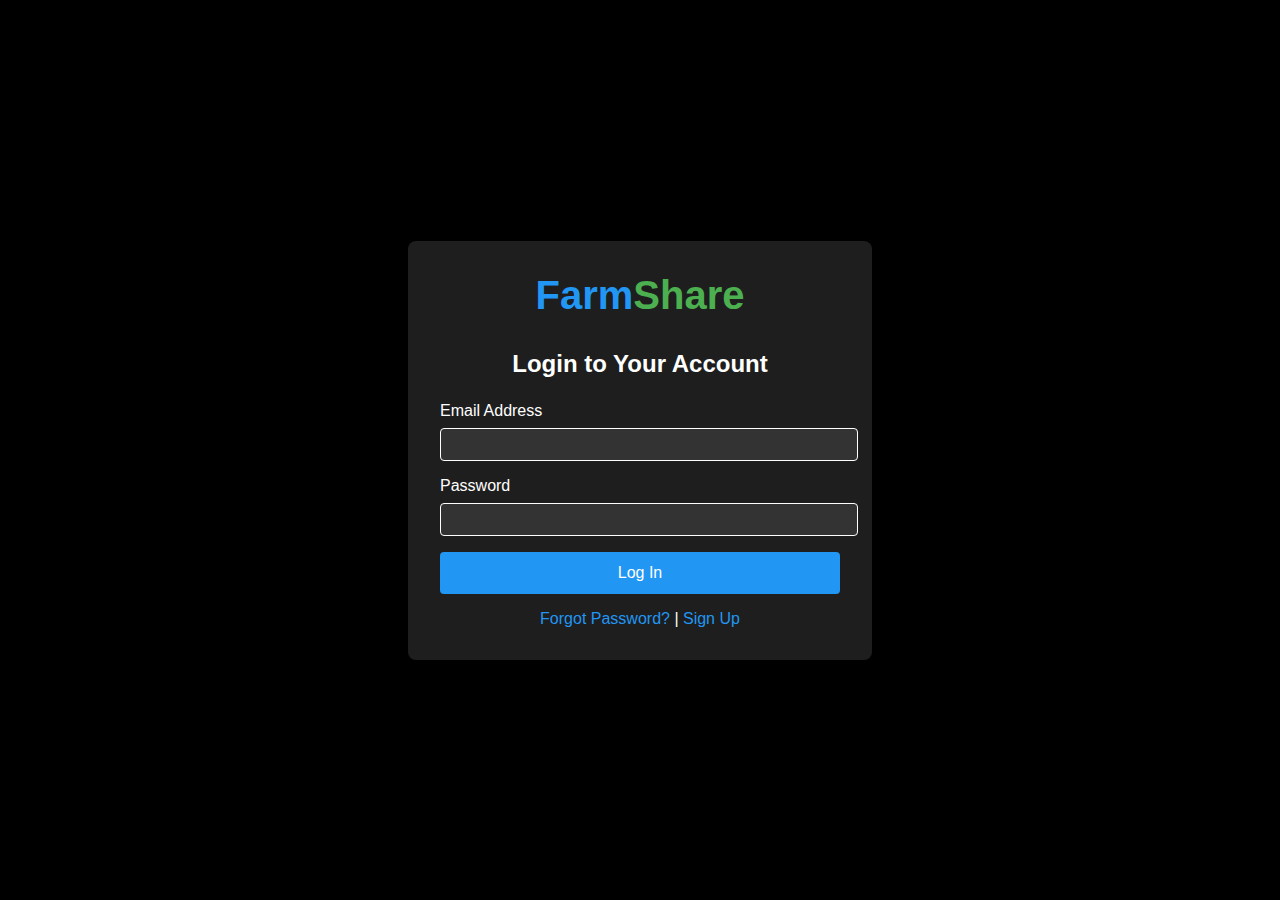
<file: templates/login.html>
<!DOCTYPE html>
<html lang="en">
<head>
    <meta charset="UTF-8">
    <meta name="viewport" content="width=device-width, initial-scale=1.0">
    <title>FarmShare: Login</title>
    <style>
        body {
            font-family: Arial, sans-serif;
            background-color: #000000;
            color: #ffffff;
            margin: 0;
            padding: 0;
            display: flex;
            justify-content: center;
            align-items: center;
            height: 100vh;
        }

        .container {
            background-color: #1E1E1E;
            padding: 2rem;
            border-radius: 8px;
            box-shadow: 0 4px 6px rgba(0, 0, 0, 0.1);
            width: 100%;
            max-width: 400px;
        }

        .logo {
            text-align: center;
            margin-bottom: 2rem;
        }

        .logo h1 {
            color: #2196F3;
            font-size: 2.5rem;
            margin: 0;
        }

        .logo span {
            color: #4CAF50;
        }

        h2 {
            text-align: center;
            margin-bottom: 1.5rem;
        }

        .form-group {
            margin-bottom: 1rem;
        }

        .form-group label {
            display: block;
            margin-bottom: 0.5rem;
        }

        .form-group input {
            width: 100%;
            padding: 0.5rem;
            border: 1px solid #ffffff;
            border-radius: 4px;
            background-color: #333333;
            color: #ffffff;
        }

        .form-group button {
            width: 100%;
            padding: 0.75rem;
            background-color: #2196F3;
            color: white;
            border: none;
            border-radius: 4px;
            cursor: pointer;
            font-size: 1rem;
        }

        .form-group button:hover {
            background-color: #1E88E5;
        }

        .links {
            text-align: center;
            margin-top: 1rem;
        }

        .links a {
            color: #2196F3;
            text-decoration: none;
        }

        .links a:hover {
            text-decoration: underline;
        }
    </style>
</head>
<body>
    <div class="container">
        <div class="logo">
            <h1>Farm<span>Share</span></h1>
        </div>
        <h2>Login to Your Account</h2>
        <form action="/login" method="POST">
            <div class="form-group">
                <label for="email">Email Address</label>
                <input type="email" id="email" name="email" required>
            </div>
            <div class="form-group">
                <label for="password">Password</label>
                <input type="password" id="password" name="password" required>
            </div>
            <div class="form-group">
                <button type="submit">Log In</button>
            </div>
        </form>
        <div class="links">
            <a href="/forgot-password">Forgot Password?</a> | <a href="/signup">Sign Up</a>
        </div>
    </div>
</body>
</html>
</file>
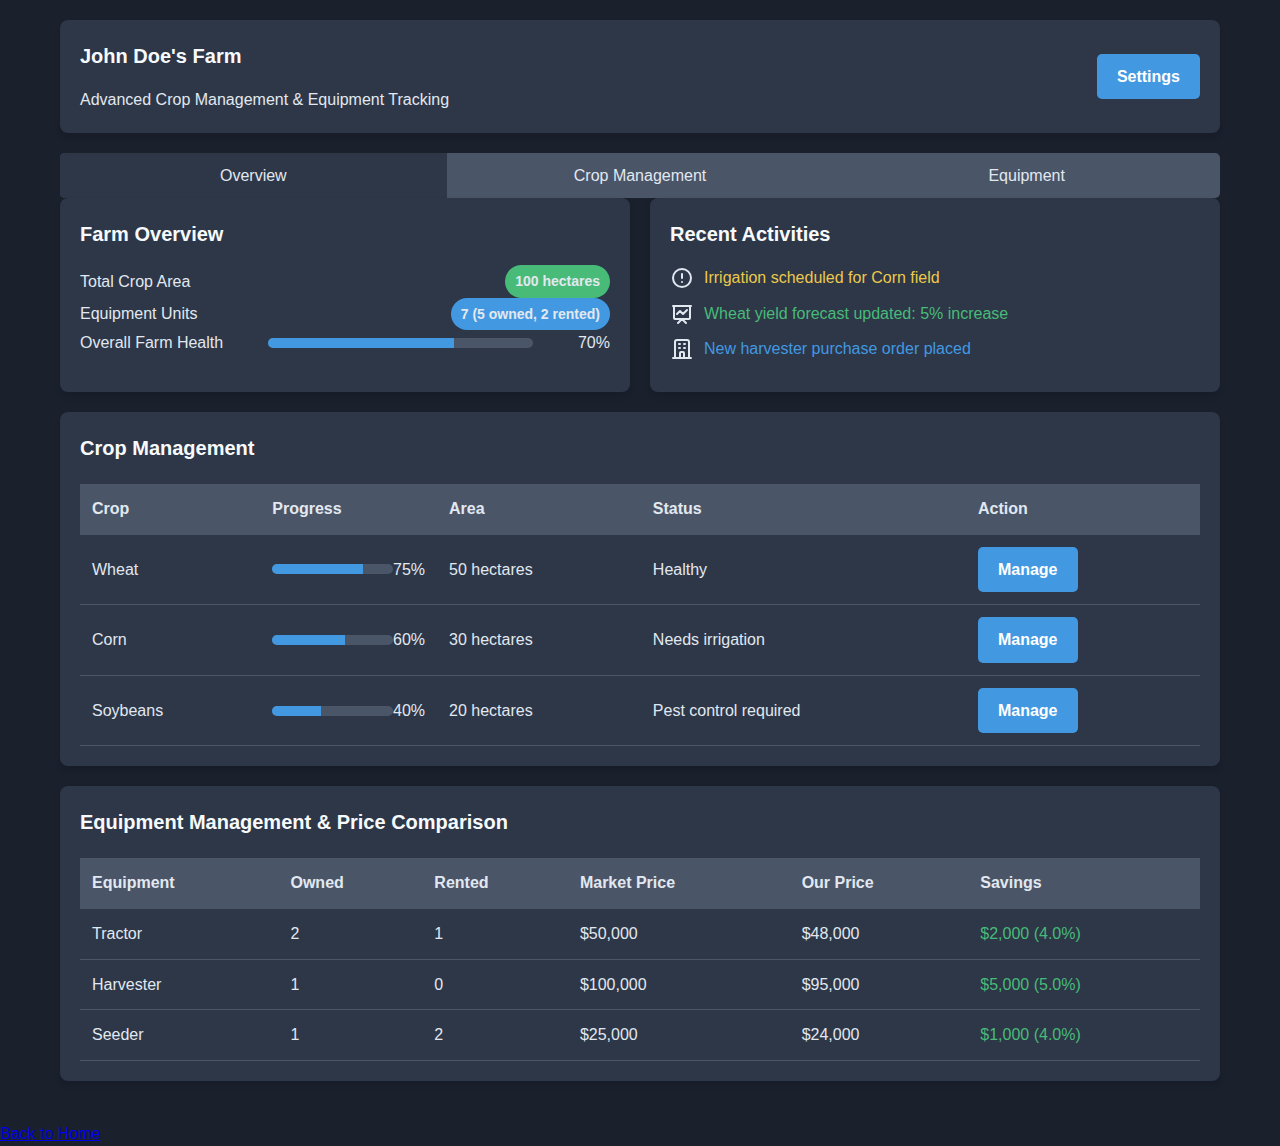
<file: templates/profile.html>
<!DOCTYPE html>
<html lang="en">
<head>
    <meta charset="UTF-8">
    <meta name="viewport" content="width=device-width, initial-scale=1.0">
    <title>Farm Dashboard</title>
    <style>
        /* Reset and base styles */
        * {
            margin: 0;
            padding: 0;
            box-sizing: border-box;
        }
        body {
            font-family: Arial, sans-serif;
            background-color: #1a202c;
            color: #e2e8f0;
            line-height: 1.6;
        }
        .container {
            max-width: 1200px;
            margin: 0 auto;
            padding: 20px;
        }
        .card {
            background-color: #2d3748;
            border-radius: 8px;
            padding: 20px;
            margin-bottom: 20px;
            box-shadow: 0 4px 6px rgba(0, 0, 0, 0.1);
        }
        .card-title {
            font-size: 1.25rem;
            font-weight: bold;
            margin-bottom: 15px;
            color: #f7fafc;
        }
        .grid {
            display: grid;
            grid-template-columns: 1fr;
            gap: 20px;
        }
        @media (min-width: 768px) {
            .grid {
                grid-template-columns: 1fr 1fr;
            }
        }
        .flex {
            display: flex;
            justify-content: space-between;
            align-items: center;
        }
        .badge {
            padding: 5px 10px;
            border-radius: 9999px;
            font-size: 0.875rem;
            font-weight: bold;
        }
        .badge-green { background-color: #48bb78; }
        .badge-blue { background-color: #4299e1; }
        .button {
            display: inline-block;
            padding: 10px 20px;
            background-color: #4299e1;
            color: white;
            text-decoration: none;
            border-radius: 5px;
            font-weight: bold;
            transition: background-color 0.3s;
        }
        .button:hover {
            background-color: #3182ce;
        }
        .progress-bar {
            width: 100%;
            background-color: #4a5568;
            border-radius: 9999px;
            overflow: hidden;
        }
        .progress {
            height: 10px;
            background-color: #4299e1;
        }
        .activity-item {
            display: flex;
            align-items: center;
            margin-bottom: 10px;
        }
        .activity-icon {
            width: 24px;
            height: 24px;
            margin-right: 10px;
        }
        .tabs {
            display: flex;
            background-color: #4a5568;
            border-radius: 5px;
            overflow: hidden;
        }
        .tab {
            flex: 1;
            padding: 10px;
            text-align: center;
            cursor: pointer;
            transition: background-color 0.3s;
        }
        .tab:hover, .tab.active {
            background-color: #2d3748;
        }
        table {
            width: 100%;
            border-collapse: collapse;
            margin-top: 20px;
        }
        th, td {
            padding: 12px;
            text-align: left;
            border-bottom: 1px solid #4a5568;
        }
        th {
            background-color: #4a5568;
            font-weight: bold;
        }
        .savings {
            color: #48bb78;
        }
    </style>
</head>
<body>
    <div class="container">
        <div class="card">
            <div class="flex">
                <div>
                    <h1 class="card-title">John Doe's Farm</h1>
                    <p>Advanced Crop Management & Equipment Tracking</p>
                </div>
                <a href="#" class="button">Settings</a>
            </div>
        </div>
        
        <div class="tabs">
            <div class="tab active">Overview</div>
            <div class="tab">Crop Management</div>
            <div class="tab">Equipment</div>
        </div>
        
        <div class="grid">
            <div class="card">
                <h2 class="card-title">Farm Overview</h2>
                <div class="flex">
                    <span>Total Crop Area</span>
                    <span class="badge badge-green">100 hectares</span>
                </div>
                <div class="flex">
                    <span>Equipment Units</span>
                    <span class="badge badge-blue">7 (5 owned, 2 rented)</span>
                </div>
                <div class="flex">
                    <span>Overall Farm Health</span>
                    <div style="width: 50%;">
                        <div class="progress-bar">
                            <div class="progress" style="width: 70%;"></div>
                        </div>
                    </div>
                    <span>70%</span>
                </div>
            </div>
            
            <div class="card">
                <h2 class="card-title">Recent Activities</h2>
                <div class="activity-item">
                    <svg class="activity-icon" fill="none" stroke="currentColor" viewBox="0 0 24 24" xmlns="http://www.w3.org/2000/svg"><path stroke-linecap="round" stroke-linejoin="round" stroke-width="2" d="M12 8v4m0 4h.01M21 12a9 9 0 11-18 0 9 9 0 0118 0z"></path></svg>
                    <span style="color: #ecc94b;">Irrigation scheduled for Corn field</span>
                </div>
                <div class="activity-item">
                    <svg class="activity-icon" fill="none" stroke="currentColor" viewBox="0 0 24 24" xmlns="http://www.w3.org/2000/svg"><path stroke-linecap="round" stroke-linejoin="round" stroke-width="2" d="M7 12l3-3 3 3 4-4M8 21l4-4 4 4M3 4h18M4 4h16v12a1 1 0 01-1 1H5a1 1 0 01-1-1V4z"></path></svg>
                    <span style="color: #48bb78;">Wheat yield forecast updated: 5% increase</span>
                </div>
                <div class="activity-item">
                    <svg class="activity-icon" fill="none" stroke="currentColor" viewBox="0 0 24 24" xmlns="http://www.w3.org/2000/svg"><path stroke-linecap="round" stroke-linejoin="round" stroke-width="2" d="M19 21V5a2 2 0 00-2-2H7a2 2 0 00-2 2v16m14 0h2m-2 0h-5m-9 0H3m2 0h5M9 7h1m-1 4h1m4-4h1m-1 4h1m-5 10v-5a1 1 0 011-1h2a1 1 0 011 1v5m-4 0h4"></path></svg>
                    <span style="color: #4299e1;">New harvester purchase order placed</span>
                </div>
            </div>
        </div>
        
        <div class="card">
            <h2 class="card-title">Crop Management</h2>
            <table>
                <thead>
                    <tr>
                        <th>Crop</th>
                        <th>Progress</th>
                        <th>Area</th>
                        <th>Status</th>
                        <th>Action</th>
                    </tr>
                </thead>
                <tbody>
                    <tr>
                        <td>Wheat</td>
                        <td>
                            <div class="flex">
                                <div class="progress-bar" style="width: 80%;">
                                    <div class="progress" style="width: 75%;"></div>
                                </div>
                                <span>75%</span>
                            </div>
                        </td>
                        <td>50 hectares</td>
                        <td>Healthy</td>
                        <td><a href="#" class="button">Manage</a></td>
                    </tr>
                    <tr>
                        <td>Corn</td>
                        <td>
                            <div class="flex">
                                <div class="progress-bar" style="width: 80%;">
                                    <div class="progress" style="width: 60%;"></div>
                                </div>
                                <span>60%</span>
                            </div>
                        </td>
                        <td>30 hectares</td>
                        <td>Needs irrigation</td>
                        <td><a href="#" class="button">Manage</a></td>
                    </tr>
                    <tr>
                        <td>Soybeans</td>
                        <td>
                            <div class="flex">
                                <div class="progress-bar" style="width: 80%;">
                                    <div class="progress" style="width: 40%;"></div>
                                </div>
                                <span>40%</span>
                            </div>
                        </td>
                        <td>20 hectares</td>
                        <td>Pest control required</td>
                        <td><a href="#" class="button">Manage</a></td>
                    </tr>
                </tbody>
            </table>
        </div>
        
        <div class="card">
            <h2 class="card-title">Equipment Management & Price Comparison</h2>
            <table>
                <thead>
                    <tr>
                        <th>Equipment</th>
                        <th>Owned</th>
                        <th>Rented</th>
                        <th>Market Price</th>
                        <th>Our Price</th>
                        <th>Savings</th>
                    </tr>
                </thead>
                <tbody>
                    <tr>
                        <td>Tractor</td>
                        <td>2</td>
                        <td>1</td>
                        <td>$50,000</td>
                        <td>$48,000</td>
                        <td class="savings">$2,000 (4.0%)</td>
                    </tr>
                    <tr>
                        <td>Harvester</td>
                        <td>1</td>
                        <td>0</td>
                        <td>$100,000</td>
                        <td>$95,000</td>
                        <td class="savings">$5,000 (5.0%)</td>
                    </tr>
                    <tr>
                        <td>Seeder</td>
                        <td>1</td>
                        <td>2</td>
                        <td>$25,000</td>
                        <td>$24,000</td>
                        <td class="savings">$1,000 (4.0%)</td>
                    </tr>
                </tbody>
            </table>
        </div>
    </div>
    <div class="home-link">
        <a href="{{ url_for('index') }}">Back to Home</a>
    </div>
</body>
</html>
</file>
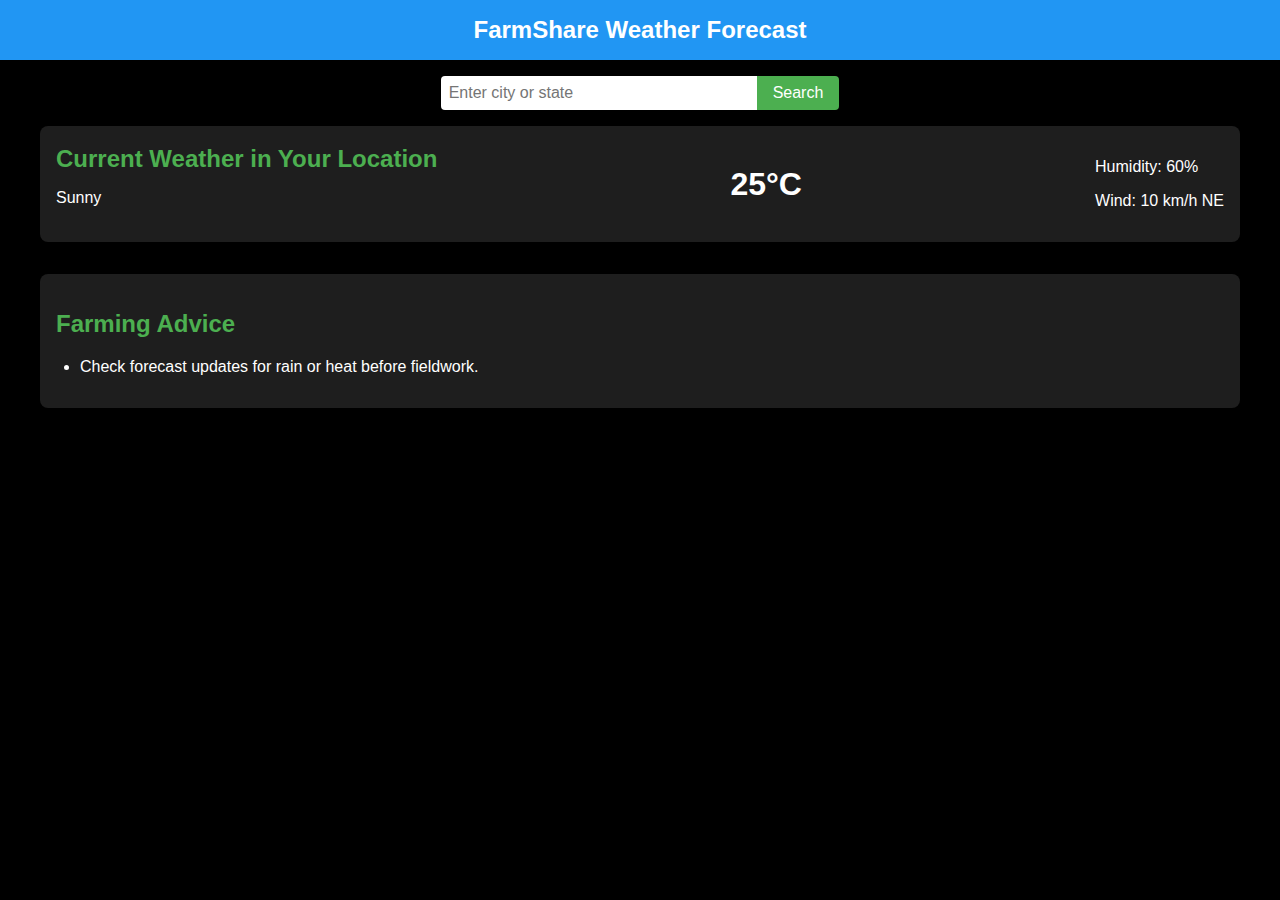
<file: templates/weather.html>
<!DOCTYPE html>
<html lang="en">
<head>
    <meta charset="UTF-8">
    <meta name="viewport" content="width=device-width, initial-scale=1.0">
    <title>FarmShare: Weather Forecast</title>
    <style>
        body {
            font-family: Arial, sans-serif;
            background-color: #000000;
            color: #ffffff;
            margin: 0;
            padding: 0;
        }

        .navbar {
            background-color: #2196F3;
            padding: 1rem;
            text-align: center;
        }

        .navbar h1 {
            margin: 0;
            font-size: 1.5rem;
        }

        .container {
            max-width: 1200px;
            margin: 0 auto;
            padding: 1rem;
        }

        .search-container {
            display: flex;
            justify-content: center;
            margin-bottom: 1rem;
        }

        .search-container input {
            padding: 0.5rem;
            font-size: 1rem;
            border: none;
            border-radius: 4px 0 0 4px;
            width: 60%;
            max-width: 300px;
        }

        .search-container button {
            padding: 0.5rem 1rem;
            font-size: 1rem;
            background-color: #4CAF50;
            color: white;
            border: none;
            border-radius: 0 4px 4px 0;
            cursor: pointer;
        }

        .search-container button:hover {
            background-color: #45a049;
        }

        .current-weather {
            background-color: #1E1E1E;
            border-radius: 8px;
            padding: 1rem;
            margin-bottom: 1rem;
            display: flex;
            justify-content: space-between;
            align-items: center;
        }

        .current-weather h2 {
            margin: 0;
            color: #4CAF50;
        }

        .current-temp {
            font-size: 2rem;
            font-weight: bold;
        }

        .forecast {
            display: grid;
            grid-template-columns: repeat(auto-fit, minmax(200px, 1fr));
            gap: 1rem;
        }

        .forecast-day {
            background-color: #1E1E1E;
            border-radius: 8px;
            padding: 1rem;
            text-align: center;
        }

        .forecast-day h3 {
            margin-top: 0;
            color: #4CAF50;
        }

        .forecast-icon {
            font-size: 2rem;
            margin: 0.5rem 0;
        }

        .farm-advice {
            background-color: #1E1E1E;
            border-radius: 8px;
            padding: 1rem;
            margin-top: 1rem;
        }

        .farm-advice h2 {
            color: #4CAF50;
        }

        .farm-advice ul {
            padding-left: 1.5rem;
        }

        @media (max-width: 600px) {
            .current-weather {
                flex-direction: column;
                text-align: center;
            }

            .current-weather > div {
                margin-bottom: 1rem;
            }

            .search-container input {
                width: 100%;
            }

            .search-container button {
                width: 100%;
                border-radius: 0 0 4px 4px;
            }
        }
    </style>
</head>
<body>
    <div class="navbar">
        <h1>FarmShare Weather Forecast</h1>
    </div>
    <div class="container">
        <div class="search-container">
            <input type="text" id="location-search" placeholder="Enter city or state">
            <button onclick="searchWeather()">Search</button>
        </div>
        <div class="current-weather">
            <div>
                <h2>Current Weather in <span id="current-location">Your Location</span></h2>
                <p id="current-condition">Sunny</p>
            </div>
            <div class="current-temp" id="current-temp">25°C</div>
            <div>
                <p>Humidity: <span id="current-humidity">60%</span></p>
                <p>Wind: <span id="current-wind">10 km/h NE</span></p>
            </div>
        </div>
        <div class="forecast" id="forecast-container">
            <!-- Forecast cards will be dynamically populated here -->
        </div>
        <div class="farm-advice">
            <h2>Farming Advice</h2>
            <ul>
                <li>Check forecast updates for rain or heat before fieldwork.</li>
            </ul>
        </div>
    </div>

    <script>
        const API_KEY = '9d35edb9b54410062b4fd180631a2ec6'; // OpenWeatherMap API key

        function searchWeather() {
            const location = document.getElementById('location-search').value;
            if (!location) {
                alert('Please enter a city or state');
                return;
            }

            // API call to OpenWeatherMap for current weather
            fetch(`https://api.openweathermap.org/data/2.5/weather?q=${location}&appid=${API_KEY}&units=metric`)
                .then(response => response.json())
                .then(data => {
                    if (data.cod !== 200) {
                        alert('Location not found');
                        return;
                    }

                    // Update current weather info
                    document.getElementById('current-location').textContent = data.name;
                    document.getElementById('current-condition').textContent = data.weather[0].description;
                    document.getElementById('current-temp').textContent = `${data.main.temp}°C`;
                    document.getElementById('current-humidity').textContent = `${data.main.humidity}%`;
                    document.getElementById('current-wind').textContent = `${data.wind.speed} km/h`;

                    // Now, call the 5-day forecast API
                    fetchForecast(data.name);
                })
                .catch(err => {
                    console.error(err);
                    alert('Error fetching weather data');
                });
        }

        function fetchForecast(location) {
            // Fetch 5-day forecast from OpenWeatherMap
            fetch(`https://api.openweathermap.org/data/2.5/forecast?q=${location}&appid=${API_KEY}&units=metric`)
                .then(response => response.json())
                .then(data => {
                    // Update forecast section
                    const forecastContainer = document.getElementById('forecast-container');
                    forecastContainer.innerHTML = ''; // Clear previous forecast

                    // Loop through forecast data (every 8 intervals is 24 hours)
                    for (let i = 0; i < data.list.length; i += 8) {
                        const forecast = data.list[i];
                        const date = new Date(forecast.dt_txt);

                        // Create forecast day card
                        const forecastCard = `
                            <div class="forecast-day">
                                <h3>${date.toLocaleDateString('en-US', { weekday: 'long' })}</h3>
                                <div class="forecast-icon">☀️</div>
                                <p>High: ${forecast.main.temp_max}°C</p>
                                <p>Low: ${forecast.main.temp_min}°C</p>
                                <p>Precipitation: ${forecast.pop * 100}%</p>
                            </div>
                        `;
                        forecastContainer.innerHTML += forecastCard;
                    }
                })
                .catch(err => {
                    console.error(err);
                    alert('Error fetching forecast data');
                });
        }
    </script>
</body>
</html>
</file>
